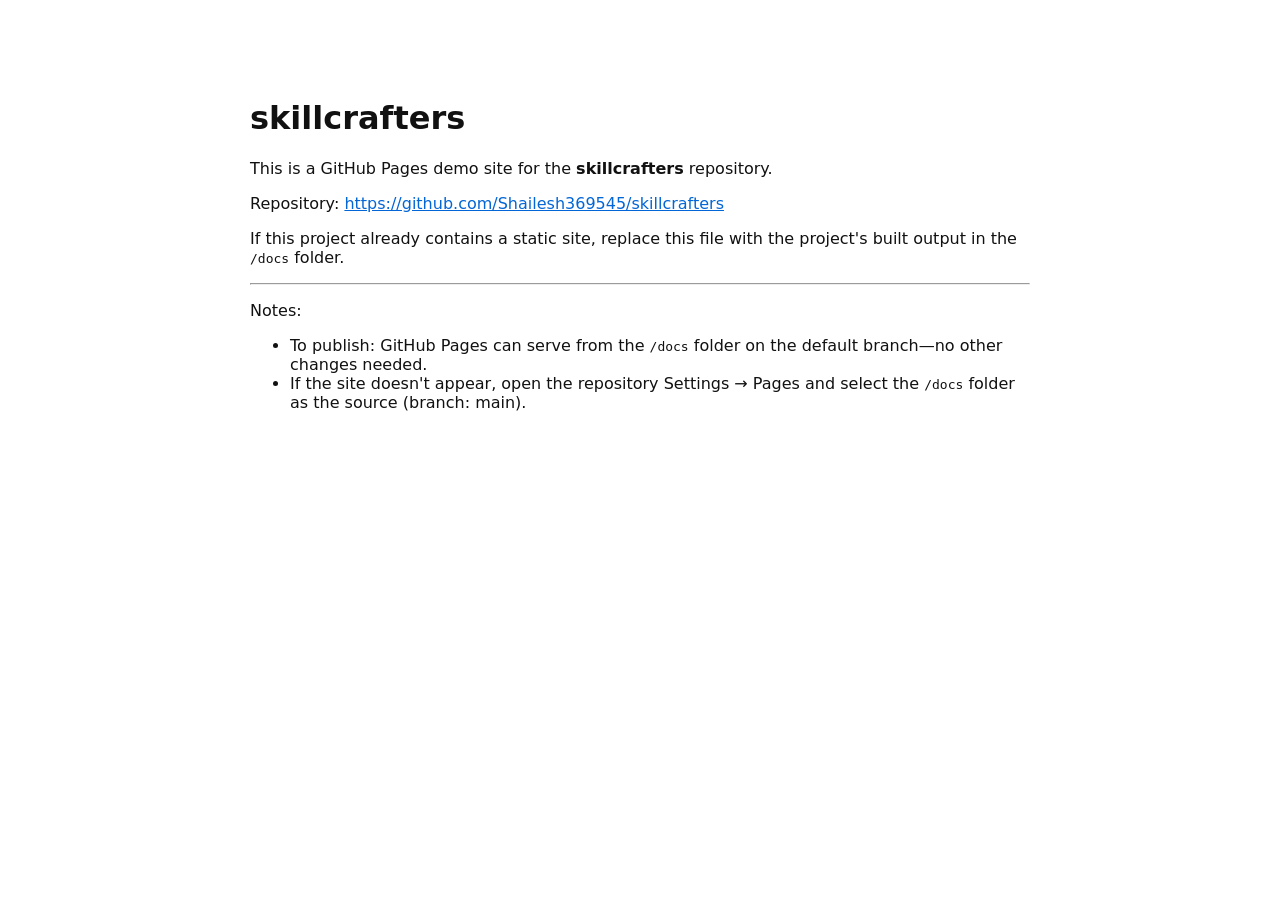
<file: docs/index.html>
<!doctype html>
<html lang="en">
<head>
  <meta charset="utf-8" />
  <meta name="viewport" content="width=device-width,initial-scale=1" />
  <title>skillcrafters — Project Demo</title>
  <style>body{font-family:system-ui,-apple-system,Segoe UI,Roboto,Helvetica,Arial;max-width:780px;margin:6vh auto;padding:24px;color:#111}a{color:#0366d6}</style>
</head>
<body>
  <h1>skillcrafters</h1>
  <p>This is a GitHub Pages demo site for the <strong>skillcrafters</strong> repository.</p>
  <p>Repository: <a href="https://github.com/Shailesh369545/skillcrafters">https://github.com/Shailesh369545/skillcrafters</a></p>
  <p>If this project already contains a static site, replace this file with the project's built output in the <code>/docs</code> folder.</p>
  <hr />
  <p>Notes:</p>
  <ul>
    <li>To publish: GitHub Pages can serve from the <code>/docs</code> folder on the default branch—no other changes needed.</li>
    <li>If the site doesn't appear, open the repository Settings → Pages and select the <code>/docs</code> folder as the source (branch: main).</li>
  </ul>
</body>
</html>
</file>
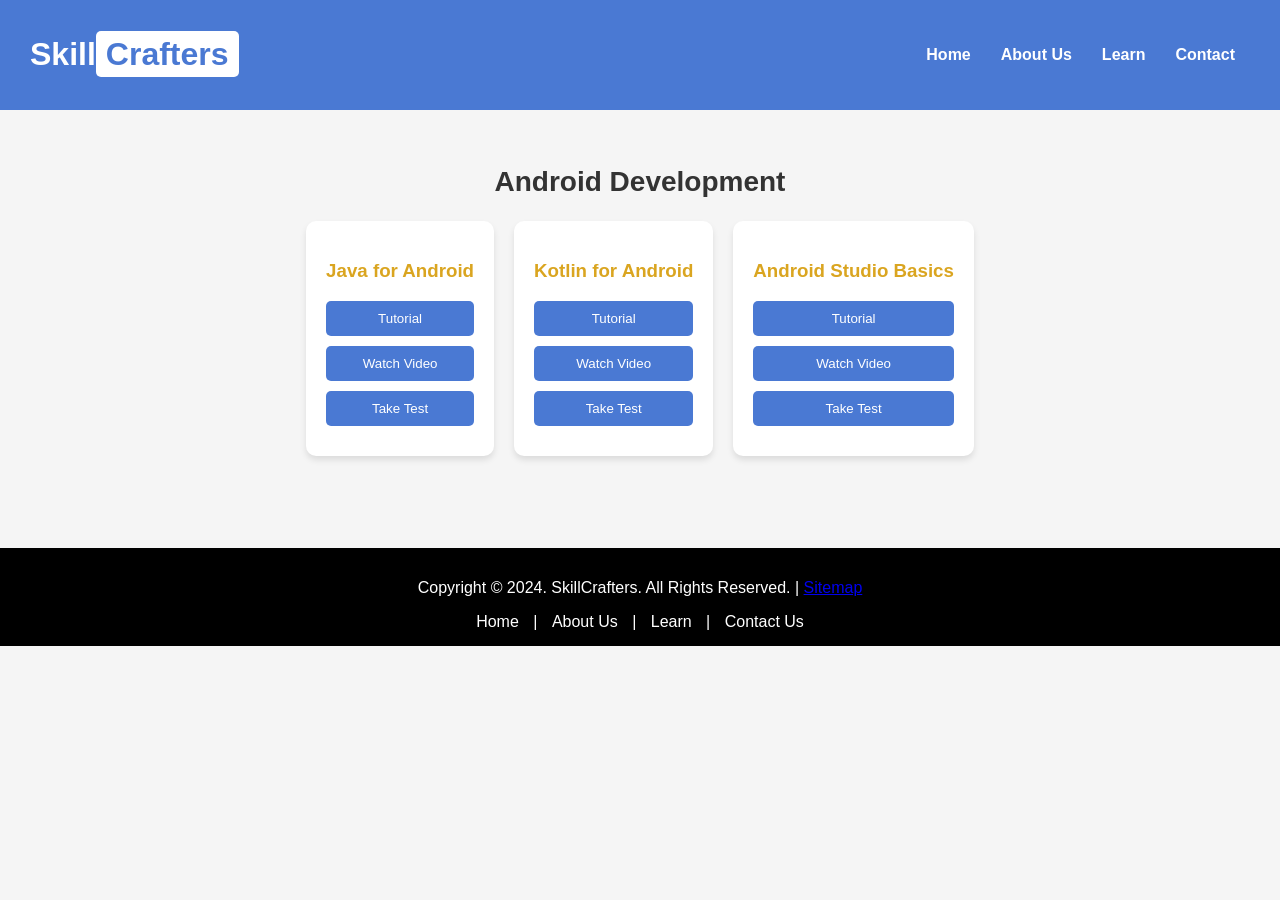
<file: skillcrafters/android.html>
<!DOCTYPE html>
<html lang="en">
<head>
    <meta charset="UTF-8">
    <meta name="viewport" content="width=device-width, initial-scale=1.0">
    <title>Android Development | SkillCrafters</title>
    <link rel="stylesheet" href="android.css">
</head>
<body>
    <header>
        <div class="navbar">
            <h1>Skill<span>Crafters</span></h1>
            <nav>
                <ul>
                    <li><a href="home.html">Home</a></li>
                    <li><a href="about.html">About Us</a></li>
                    <li><a href="course.html">Learn</a></li>
                    <li><a href="contact.html">Contact</a></li>
                </ul>
            </nav>
        </div>
    </header>
    
    <main><br><br>
        <h2>Android Development</h2>
        <div class="course-container">
            <div class="course-box">
                <h3>Java for Android</h3>
                <button>Tutorial</button>
                <button>Watch Video</button>
                <button>Take Test</button>
            </div>
            <div class="course-box">
                <h3>Kotlin for Android</h3>
                <button>Tutorial</button>
                <button>Watch Video</button>
                <button>Take Test</button>
            </div>
            <div class="course-box">
                <h3>Android Studio Basics</h3>
                <button>Tutorial</button>
                <button>Watch Video</button>
                <button>Take Test</button>
            </div>
        </div>
    </main><br><br><br><br>
    <footer>
        <p>Copyright &copy; 2024. SkillCrafters. All Rights Reserved. | <a href="#">Sitemap</a></p>
        <nav>
            <a href="home.html">Home</a> | <a href="about.html">About Us</a> | <a href="course.html">Learn</a> | <a href="contact.html">Contact Us</a>
        </nav>
    </footer>
</body>
</html>
</file>
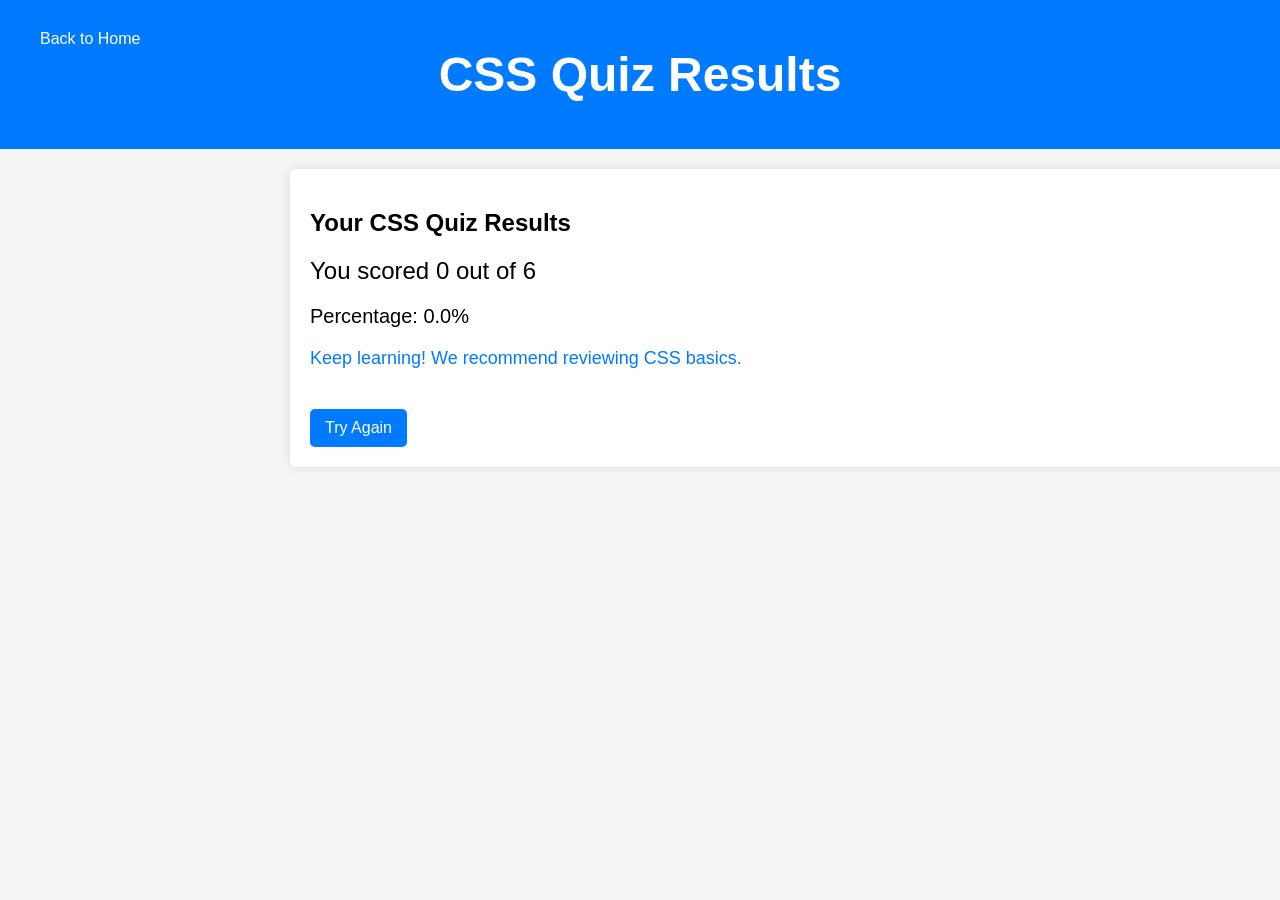
<file: skillcrafters/css_quiz_result.html>
<!DOCTYPE html>
<html lang="en">
<head>
    <meta charset="UTF-8">
    <meta name="viewport" content="width=device-width, initial-scale=1.0">
    <title>CSS Quiz Results - SkillCrafters</title>
    <link rel="stylesheet" href="quiz_style.css">
    <style>
        .home-button {
            position: absolute;
            top: 20px;
            left: 20px;
            padding: 10px 20px;
            background-color: #007bff;
            color: white;
            text-decoration: none;
            border-radius: 5px;
        }
        .home-button:hover {
            background-color: #0056b3;
        }
    </style>
    <script>
        window.onload = function() {
            const params = new URLSearchParams(window.location.search);
            let score = 0;
            const totalQuestions = 6;
            const correctAnswers = {
                q1: 'c', // Cascading Style Sheets
                q2: 'c', // background-color
                q3: 'a', // font-size
                q4: 'b', // font-family
                q5: 'b', // #demo
                q6: 'b'  // padding
            };

            // Calculate score
            for (let question in correctAnswers) {
                if (params.get(question) === correctAnswers[question]) {
                    score++;
                }
            }

            // Display results
            document.getElementById('score').textContent = score;
            document.getElementById('total').textContent = totalQuestions;
            
            // Calculate percentage
            const percentage = (score / totalQuestions) * 100;
            document.getElementById('percentage').textContent = percentage.toFixed(1);
            
            // Set feedback message
            let feedback = '';
            if (percentage >= 80) {
                feedback = 'Excellent! You have a great understanding of CSS!';
            } else if (percentage >= 60) {
                feedback = 'Good job! Keep practicing to improve your CSS knowledge.';
            } else {
                feedback = 'Keep learning! We recommend reviewing CSS basics.';
            }
            document.getElementById('feedback').textContent = feedback;
        };
    </script>
</head>
<body>
    <a href="home.html" class="home-button">Back to Home</a>
    <header>
        <h1>CSS Quiz Results</h1>
    </header>

    <main class="content">
        <div style="background: white; padding: 20px; border-radius: 5px; box-shadow: 0 0 10px rgba(0, 0, 0, 0.1);">
            <h2>Your CSS Quiz Results</h2>
            <p style="font-size: 24px; margin: 20px 0;">
                You scored <span id="score">0</span> out of <span id="total">6</span>
            </p>
            <p style="font-size: 20px; margin: 20px 0;">
                Percentage: <span id="percentage">0</span>%
            </p>
            <p id="feedback" style="font-size: 18px; margin: 20px 0; color: #007bff;"></p>
            
            <button onclick="window.location.href='quiz_css.html'" style="margin-top: 20px;">
                Try Again
            </button>
        </div>
    </main>
</body>
</html>
</file>
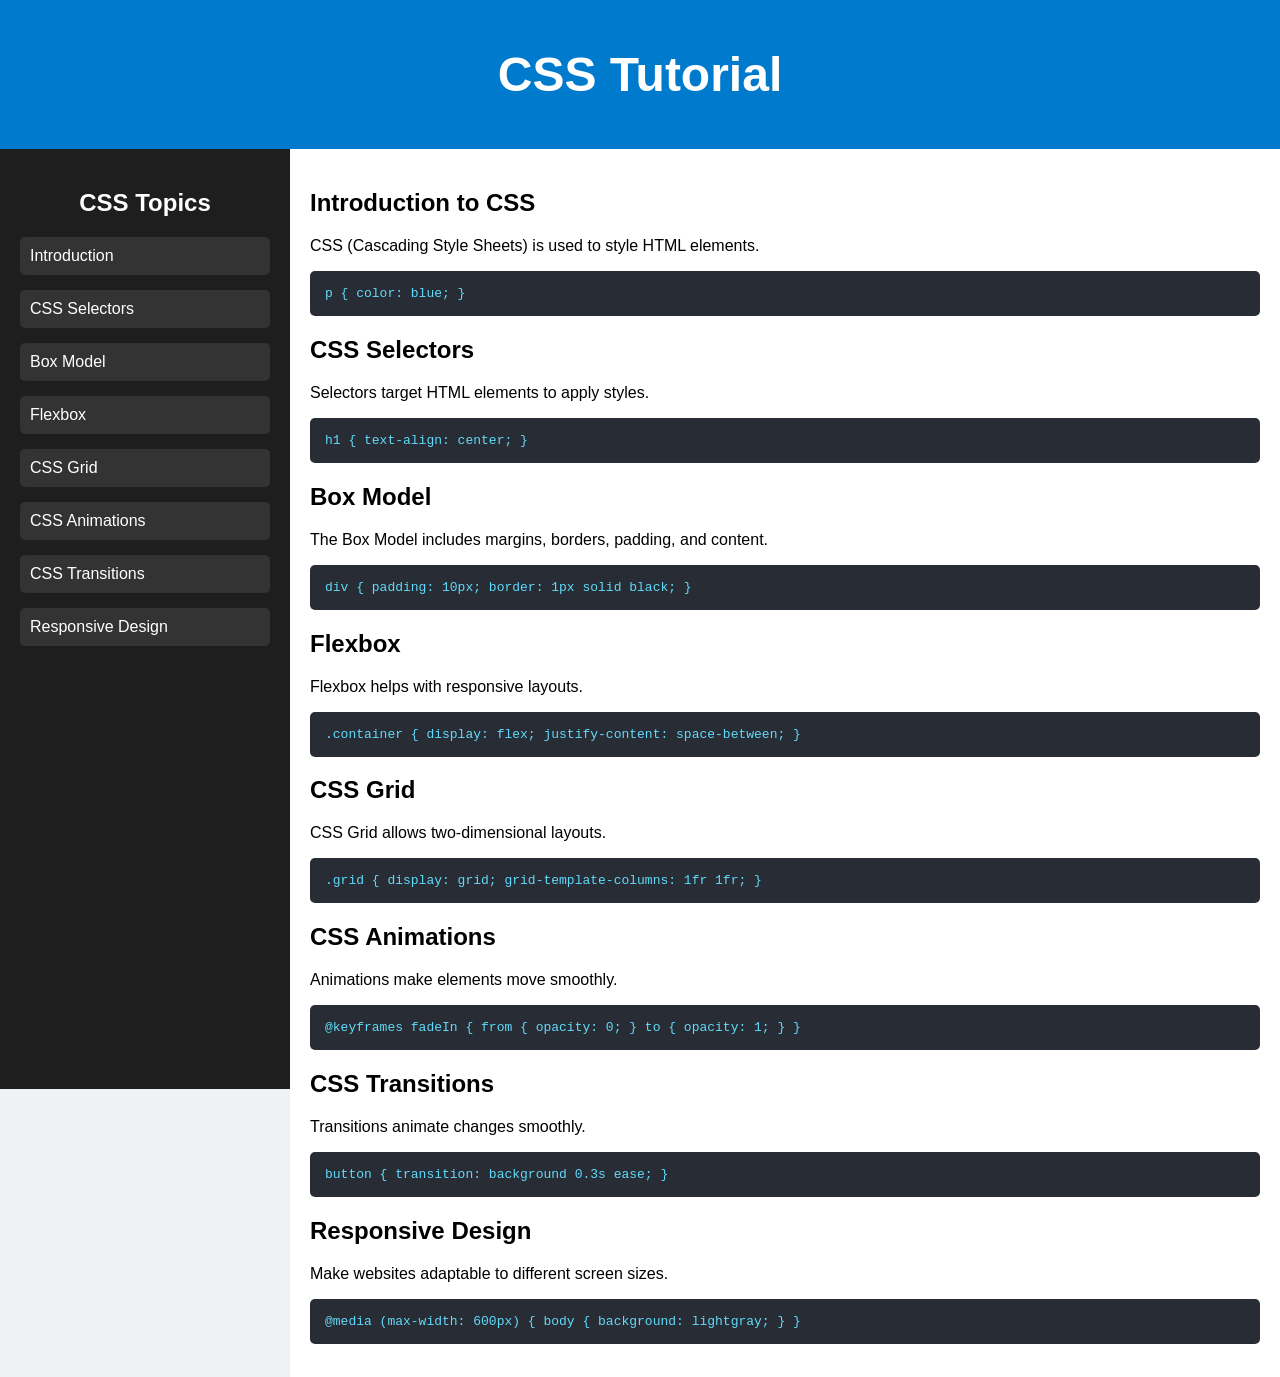
<file: skillcrafters/css_tutorial.html>
<!DOCTYPE html>
<html lang="en">
<head>
    <meta charset="UTF-8">
    <meta name="viewport" content="width=device-width, initial-scale=1.0">
    <title>CSS Tutorial</title>
    <link rel="stylesheet" href="css_style.css">
</head>
<body>
    <header>
        <h1>CSS Tutorial</h1>
    </header>
    
    <div class="container">
        <!-- Sidebar -->
        <nav class="sidebar">
            <h2>CSS Topics</h2>
            <ul>
                <li><a href="#introduction">Introduction</a></li>
                <li><a href="#selectors">CSS Selectors</a></li>
                <li><a href="#box-model">Box Model</a></li>
                <li><a href="#flexbox">Flexbox</a></li>
                <li><a href="#grid">CSS Grid</a></li>
                <li><a href="#animations">CSS Animations</a></li>
                <li><a href="#transitions">CSS Transitions</a></li>
                <li><a href="#responsive">Responsive Design</a></li>
            </ul>
        </nav>
        
        <!-- Main Content -->
        <main class="content">
            <section id="introduction">
                <h2>Introduction to CSS</h2>
                <p>CSS (Cascading Style Sheets) is used to style HTML elements.</p>
                <pre><code>p { color: blue; }</code></pre>
            </section>

            <section id="selectors">
                <h2>CSS Selectors</h2>
                <p>Selectors target HTML elements to apply styles.</p>
                <pre><code>h1 { text-align: center; }</code></pre>
            </section>

            <section id="box-model">
                <h2>Box Model</h2>
                <p>The Box Model includes margins, borders, padding, and content.</p>
                <pre><code>div { padding: 10px; border: 1px solid black; }</code></pre>
            </section>

            <section id="flexbox">
                <h2>Flexbox</h2>
                <p>Flexbox helps with responsive layouts.</p>
                <pre><code>.container { display: flex; justify-content: space-between; }</code></pre>
            </section>

            <section id="grid">
                <h2>CSS Grid</h2>
                <p>CSS Grid allows two-dimensional layouts.</p>
                <pre><code>.grid { display: grid; grid-template-columns: 1fr 1fr; }</code></pre>
            </section>

            <section id="animations">
                <h2>CSS Animations</h2>
                <p>Animations make elements move smoothly.</p>
                <pre><code>@keyframes fadeIn { from { opacity: 0; } to { opacity: 1; } }</code></pre>
            </section>

            <section id="transitions">
                <h2>CSS Transitions</h2>
                <p>Transitions animate changes smoothly.</p>
                <pre><code>button { transition: background 0.3s ease; }</code></pre>
            </section>

            <section id="responsive">
                <h2>Responsive Design</h2>
                <p>Make websites adaptable to different screen sizes.</p>
                <pre><code>@media (max-width: 600px) { body { background: lightgray; } }</code></pre>
            </section>
        </main>
    </div>
</body>
</html>
</file>
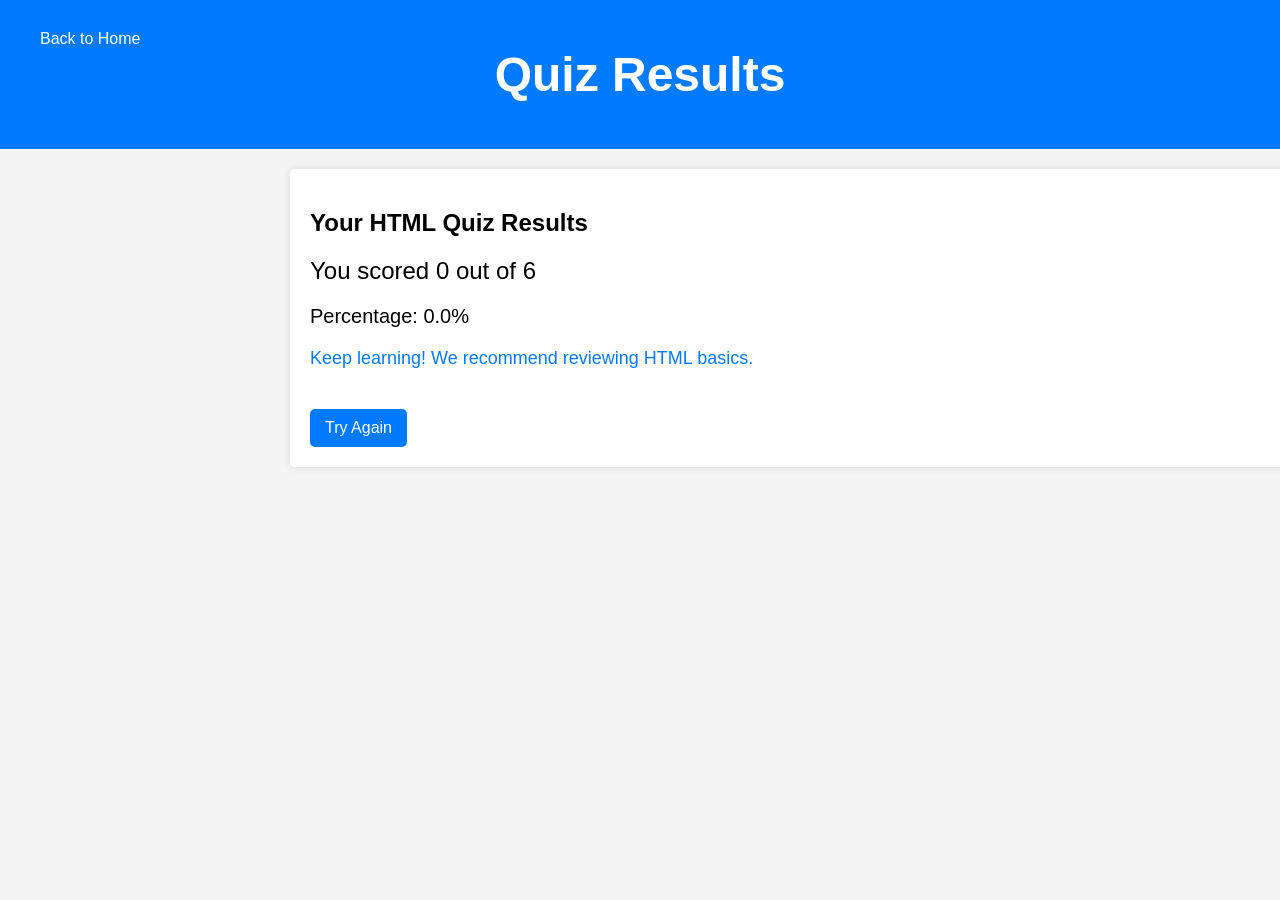
<file: skillcrafters/html_quiz_result.html>
<!DOCTYPE html>
<html lang="en">
<head>
    <meta charset="UTF-8">
    <meta name="viewport" content="width=device-width, initial-scale=1.0">
    <title>HTML Quiz Results - SkillCrafters</title>
    <link rel="stylesheet" href="quiz_style.css">
    <style>
        .home-button {
            position: absolute;
            top: 20px;
            left: 20px;
            padding: 10px 20px;
            background-color: #007bff;
            color: white;
            text-decoration: none;
            border-radius: 5px;
        }
        .home-button:hover {
            background-color: #0056b3;
        }
    </style>
    <script>
        window.onload = function() {
            const params = new URLSearchParams(window.location.search);
            let score = 0;
            const totalQuestions = 6;
            const correctAnswers = {
                q1: 'b', // HyperText Markup Language
                q2: 'c', // <h1>
                q3: 'a', // <a>
                q4: 'b', // <img>
                q5: 'b', // <ul>
                q6: 'b'  // style
            };

            // Calculate score
            for (let question in correctAnswers) {
                if (params.get(question) === correctAnswers[question]) {
                    score++;
                }
            }

            // Display results
            document.getElementById('score').textContent = score;
            document.getElementById('total').textContent = totalQuestions;
            
            // Calculate percentage
            const percentage = (score / totalQuestions) * 100;
            document.getElementById('percentage').textContent = percentage.toFixed(1);
            
            // Set feedback message
            let feedback = '';
            if (percentage >= 80) {
                feedback = 'Excellent! You have a great understanding of HTML!';
            } else if (percentage >= 60) {
                feedback = 'Good job! Keep practicing to improve your HTML knowledge.';
            } else {
                feedback = 'Keep learning! We recommend reviewing HTML basics.';
            }
            document.getElementById('feedback').textContent = feedback;
        };
    </script>
</head>
<body>
    <a href="home.html" class="home-button">Back to Home</a>
    <header>
        <h1>Quiz Results</h1>
    </header>

    <main class="content">
        <div style="background: white; padding: 20px; border-radius: 5px; box-shadow: 0 0 10px rgba(0, 0, 0, 0.1);">
            <h2>Your HTML Quiz Results</h2>
            <p style="font-size: 24px; margin: 20px 0;">
                You scored <span id="score">0</span> out of <span id="total">6</span>
            </p>
            <p style="font-size: 20px; margin: 20px 0;">
                Percentage: <span id="percentage">0</span>%
            </p>
            <p id="feedback" style="font-size: 18px; margin: 20px 0; color: #007bff;"></p>
            
            <button onclick="window.location.href='quiz.html'" style="margin-top: 20px;">
                Try Again
            </button>
        </div>
    </main>
</body>
</html>
</file>
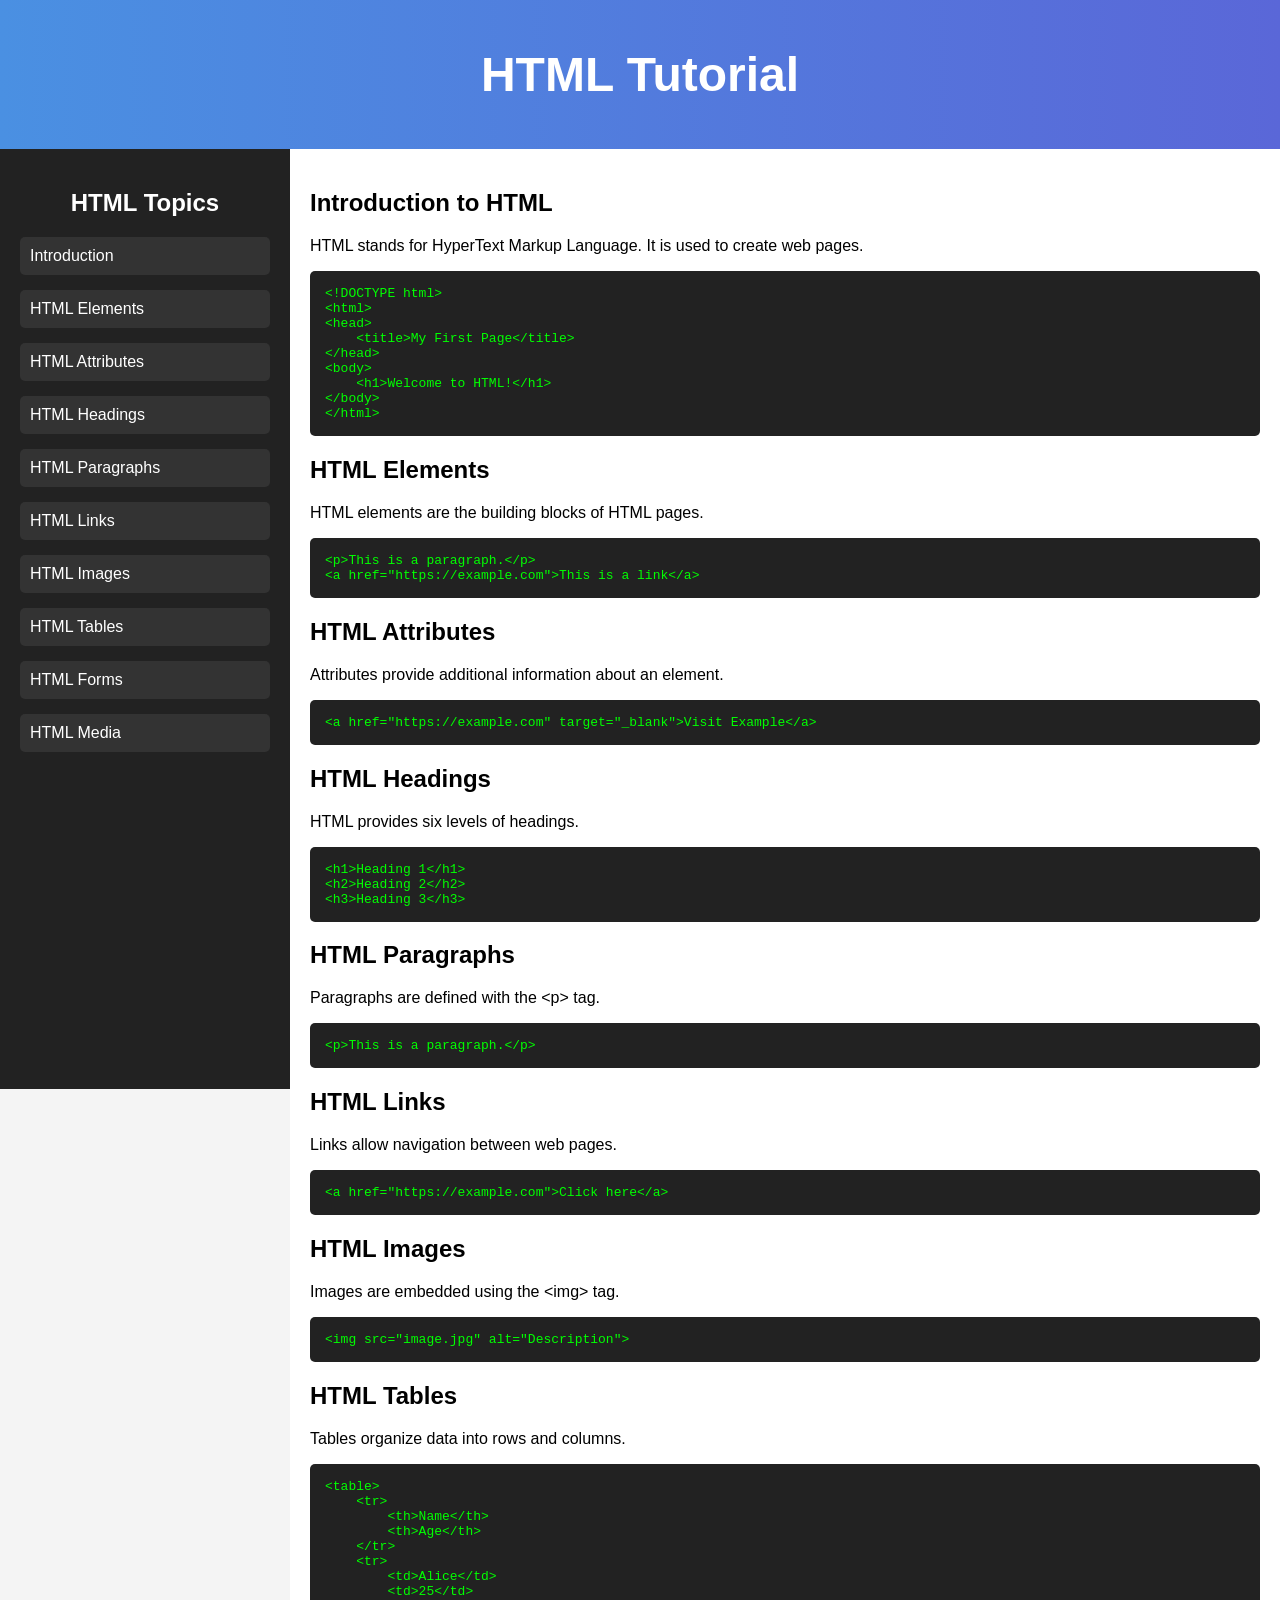
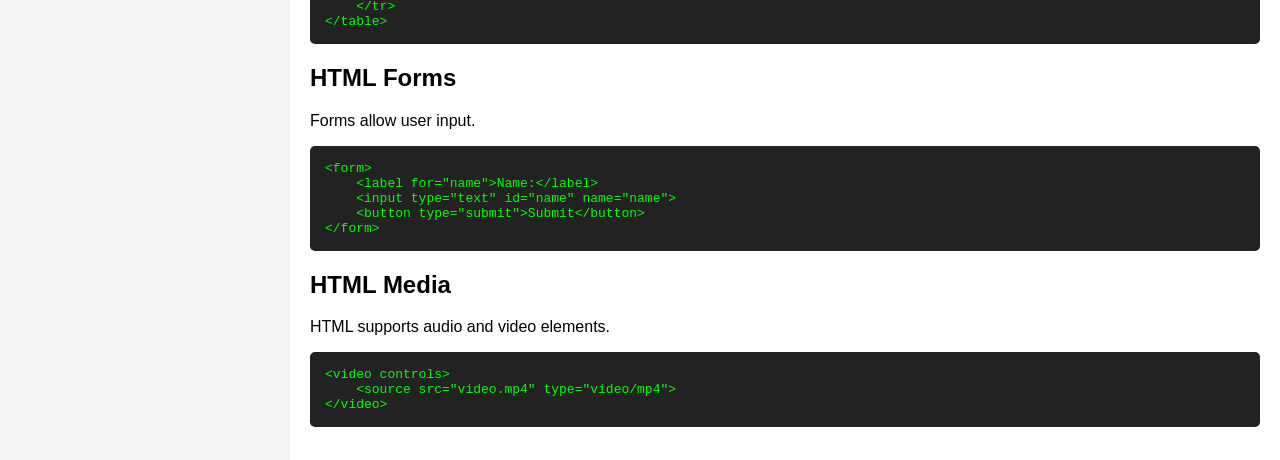
<file: skillcrafters/html_tutorial.html>
<!DOCTYPE html>
<html lang="en">
<head>
    <meta charset="UTF-8">
    <meta name="viewport" content="width=device-width, initial-scale=1.0">
    <title>HTML Tutorial</title>
    <link rel="stylesheet" href="html_style.css">
</head>
<body>
    <header>
        <h1>HTML Tutorial</h1>
    </header>
    
    <div class="container">
        <nav class="sidebar">
            <h2>HTML Topics</h2>
            <ul>
                <li><a href="#introduction">Introduction</a></li>
                <li><a href="#elements">HTML Elements</a></li>
                <li><a href="#attributes">HTML Attributes</a></li>
                <li><a href="#headings">HTML Headings</a></li>
                <li><a href="#paragraphs">HTML Paragraphs</a></li>
                <li><a href="#links">HTML Links</a></li>
                <li><a href="#images">HTML Images</a></li>
                <li><a href="#tables">HTML Tables</a></li>
                <li><a href="#forms">HTML Forms</a></li>
                <li><a href="#media">HTML Media</a></li>
            </ul>
        </nav>
        
        <main class="content">
            <section id="introduction">
                <h2>Introduction to HTML</h2>
                <p>HTML stands for HyperText Markup Language. It is used to create web pages.</p>
                <pre><code>&lt;!DOCTYPE html&gt;
&lt;html&gt;
&lt;head&gt;
    &lt;title&gt;My First Page&lt;/title&gt;
&lt;/head&gt;
&lt;body&gt;
    &lt;h1&gt;Welcome to HTML!&lt;/h1&gt;
&lt;/body&gt;
&lt;/html&gt;</code></pre>
            </section>
            
            <section id="elements">
                <h2>HTML Elements</h2>
                <p>HTML elements are the building blocks of HTML pages.</p>
                <pre><code>&lt;p&gt;This is a paragraph.&lt;/p&gt;
&lt;a href="https://example.com"&gt;This is a link&lt;/a&gt;</code></pre>
            </section>
            
            <section id="attributes">
                <h2>HTML Attributes</h2>
                <p>Attributes provide additional information about an element.</p>
                <pre><code>&lt;a href="https://example.com" target="_blank"&gt;Visit Example&lt;/a&gt;</code></pre>
            </section>
            
            <section id="headings">
                <h2>HTML Headings</h2>
                <p>HTML provides six levels of headings.</p>
                <pre><code>&lt;h1&gt;Heading 1&lt;/h1&gt;
&lt;h2&gt;Heading 2&lt;/h2&gt;
&lt;h3&gt;Heading 3&lt;/h3&gt;</code></pre>
            </section>
            
            <section id="paragraphs">
                <h2>HTML Paragraphs</h2>
                <p>Paragraphs are defined with the &lt;p&gt; tag.</p>
                <pre><code>&lt;p&gt;This is a paragraph.&lt;/p&gt;</code></pre>
            </section>
            
            <section id="links">
                <h2>HTML Links</h2>
                <p>Links allow navigation between web pages.</p>
                <pre><code>&lt;a href="https://example.com"&gt;Click here&lt;/a&gt;</code></pre>
            </section>
            
            <section id="images">
                <h2>HTML Images</h2>
                <p>Images are embedded using the &lt;img&gt; tag.</p>
                <pre><code>&lt;img src="image.jpg" alt="Description"&gt;</code></pre>
            </section>
            
            <section id="tables">
                <h2>HTML Tables</h2>
                <p>Tables organize data into rows and columns.</p>
                <pre><code>&lt;table&gt;
    &lt;tr&gt;
        &lt;th&gt;Name&lt;/th&gt;
        &lt;th&gt;Age&lt;/th&gt;
    &lt;/tr&gt;
    &lt;tr&gt;
        &lt;td&gt;Alice&lt;/td&gt;
        &lt;td&gt;25&lt;/td&gt;
    &lt;/tr&gt;
&lt;/table&gt;</code></pre>
            </section>
            
            <section id="forms">
                <h2>HTML Forms</h2>
                <p>Forms allow user input.</p>
                <pre><code>&lt;form&gt;
    &lt;label for="name"&gt;Name:&lt;/label&gt;
    &lt;input type="text" id="name" name="name"&gt;
    &lt;button type="submit"&gt;Submit&lt;/button&gt;
&lt;/form&gt;</code></pre>
            </section>
            
            <section id="media">
                <h2>HTML Media</h2>
                <p>HTML supports audio and video elements.</p>
                <pre><code>&lt;video controls&gt;
    &lt;source src="video.mp4" type="video/mp4"&gt;
&lt;/video&gt;</code></pre>
            </section>
        </main>
    </div>
</body>
</html>
</file>
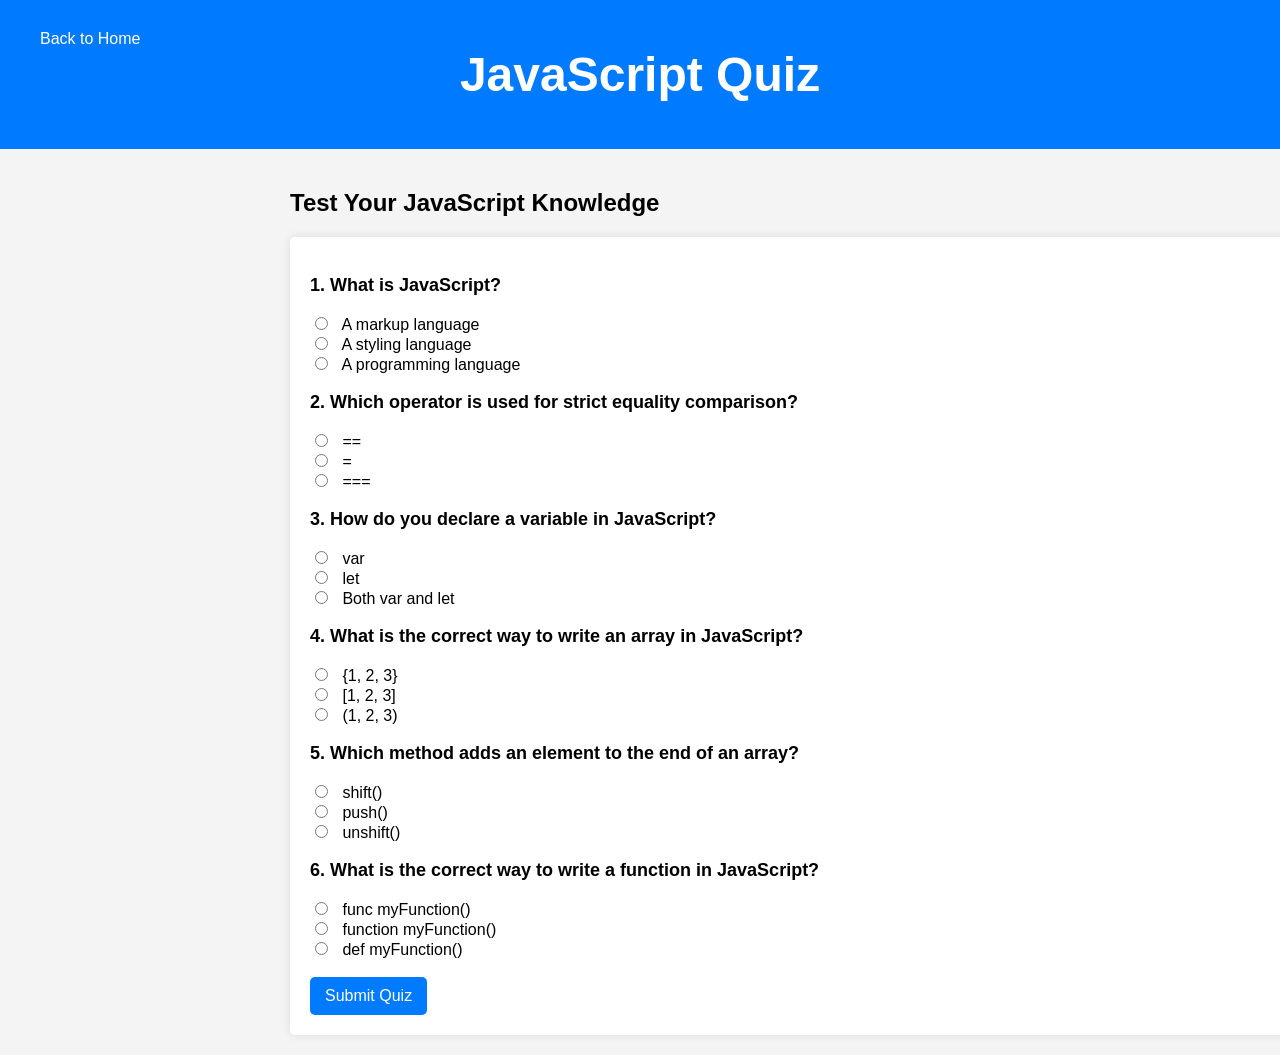
<file: skillcrafters/javascript_quiz.html>
<!DOCTYPE html>
<html lang="en">
<head>
    <meta charset="UTF-8">
    <meta name="viewport" content="width=device-width, initial-scale=1.0">
    <title>JavaScript Quiz - SkillCrafters</title>
    <link rel="stylesheet" href="quiz_style.css">
    <style>
        .home-button {
            position: absolute;
            top: 20px;
            left: 20px;
            padding: 10px 20px;
            background-color: #007bff;
            color: white;
            text-decoration: none;
            border-radius: 5px;
        }
        .home-button:hover {
            background-color: #0056b3;
        }
    </style>
</head>
<body>
    <a href="home.html" class="home-button">Back to Home</a>
    <header>
        <h1>JavaScript Quiz</h1>
    </header>

    <main class="content">
        <h2>Test Your JavaScript Knowledge</h2>

        <form id="quizForm" action="javascript_quiz_result.html" method="GET">
            <p>1. What is JavaScript?</p>
            <input type="radio" name="q1" value="a" required> A markup language<br>
            <input type="radio" name="q1" value="b"> A styling language<br>
            <input type="radio" name="q1" value="c"> A programming language<br>

            <p>2. Which operator is used for strict equality comparison?</p>
            <input type="radio" name="q2" value="a" required> ==<br>
            <input type="radio" name="q2" value="b"> =<br>
            <input type="radio" name="q2" value="c"> ===<br>

            <p>3. How do you declare a variable in JavaScript?</p>
            <input type="radio" name="q3" value="a" required> var<br>
            <input type="radio" name="q3" value="b"> let<br>
            <input type="radio" name="q3" value="c"> Both var and let<br>

            <p>4. What is the correct way to write an array in JavaScript?</p>
            <input type="radio" name="q4" value="a" required> {1, 2, 3}<br>
            <input type="radio" name="q4" value="b"> [1, 2, 3]<br>
            <input type="radio" name="q4" value="c"> (1, 2, 3)<br>

            <p>5. Which method adds an element to the end of an array?</p>
            <input type="radio" name="q5" value="a" required> shift()<br>
            <input type="radio" name="q5" value="b"> push()<br>
            <input type="radio" name="q5" value="c"> unshift()<br>

            <p>6. What is the correct way to write a function in JavaScript?</p>
            <input type="radio" name="q6" value="a" required> func myFunction()<br>
            <input type="radio" name="q6" value="b"> function myFunction()<br>
            <input type="radio" name="q6" value="c"> def myFunction()<br>

            <br>
            <button type="submit">Submit Quiz</button>
        </form>
    </main>
</body>
</html>
</file>
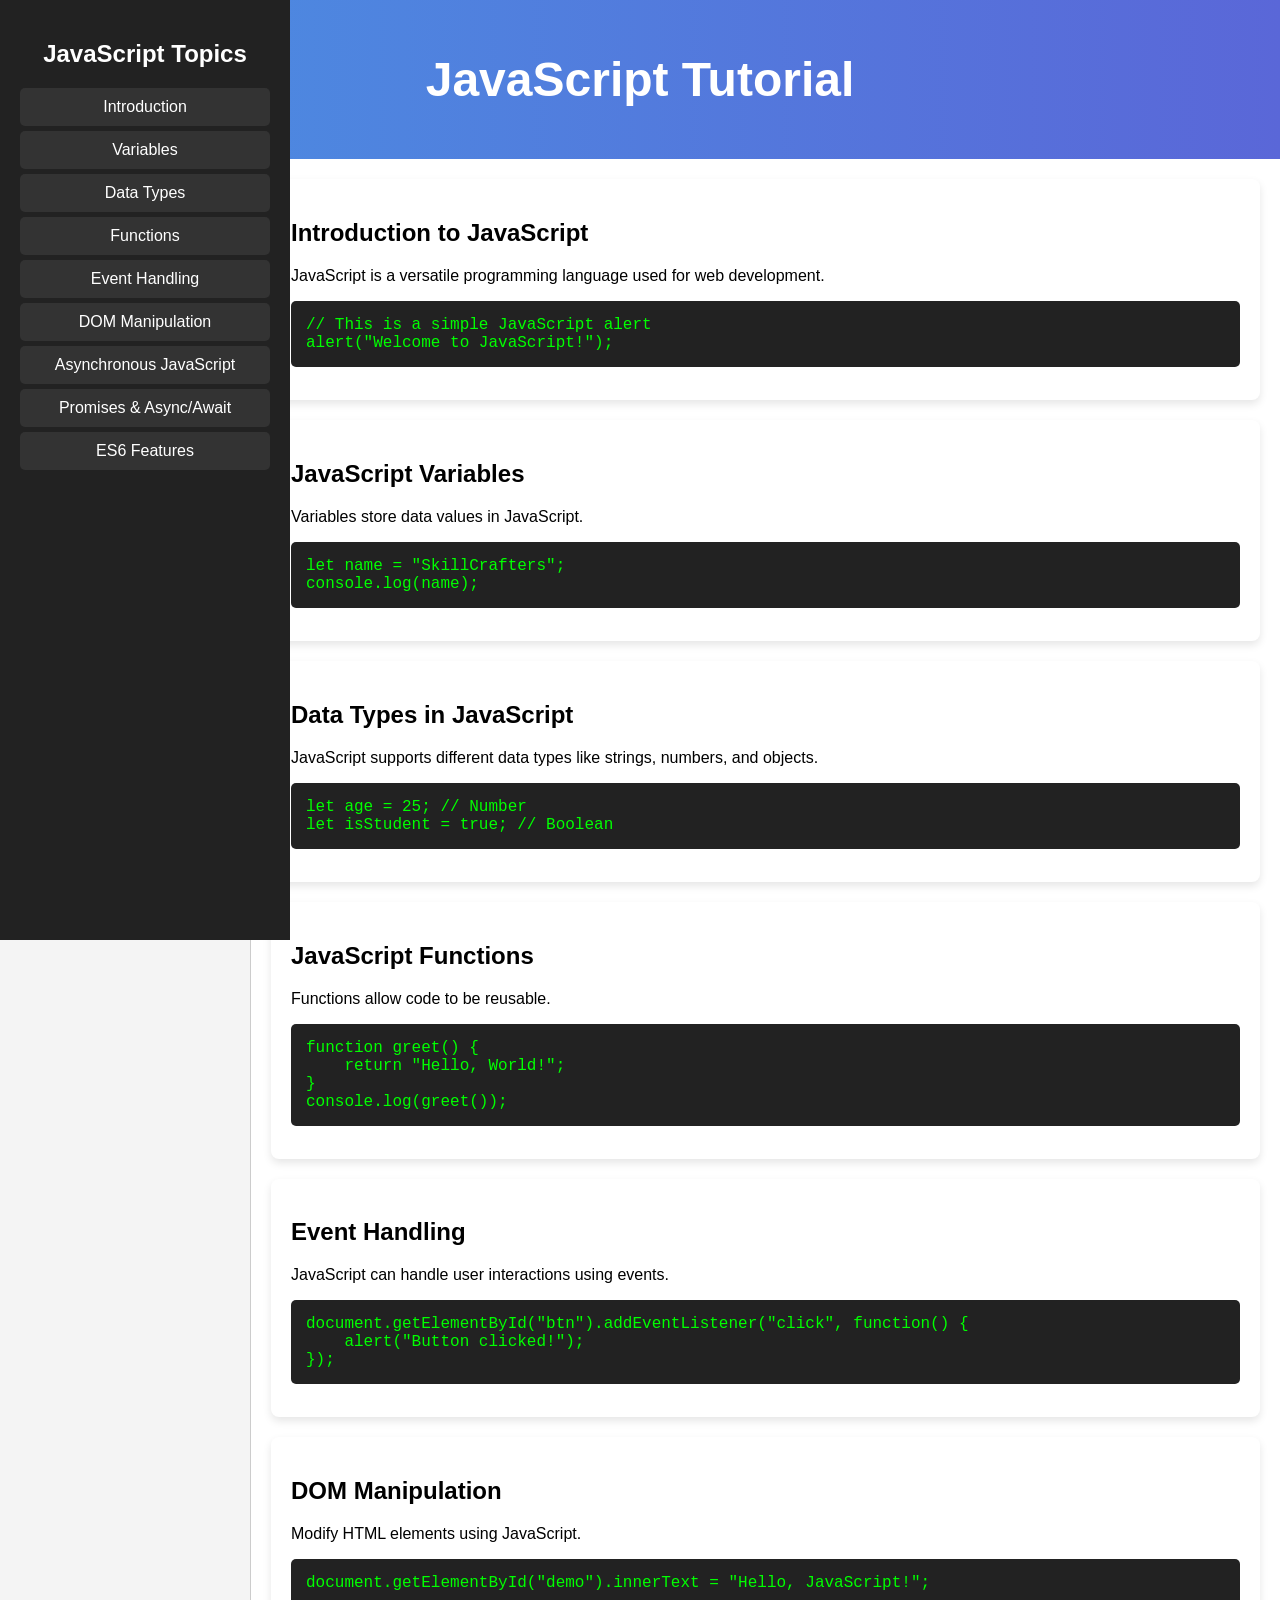
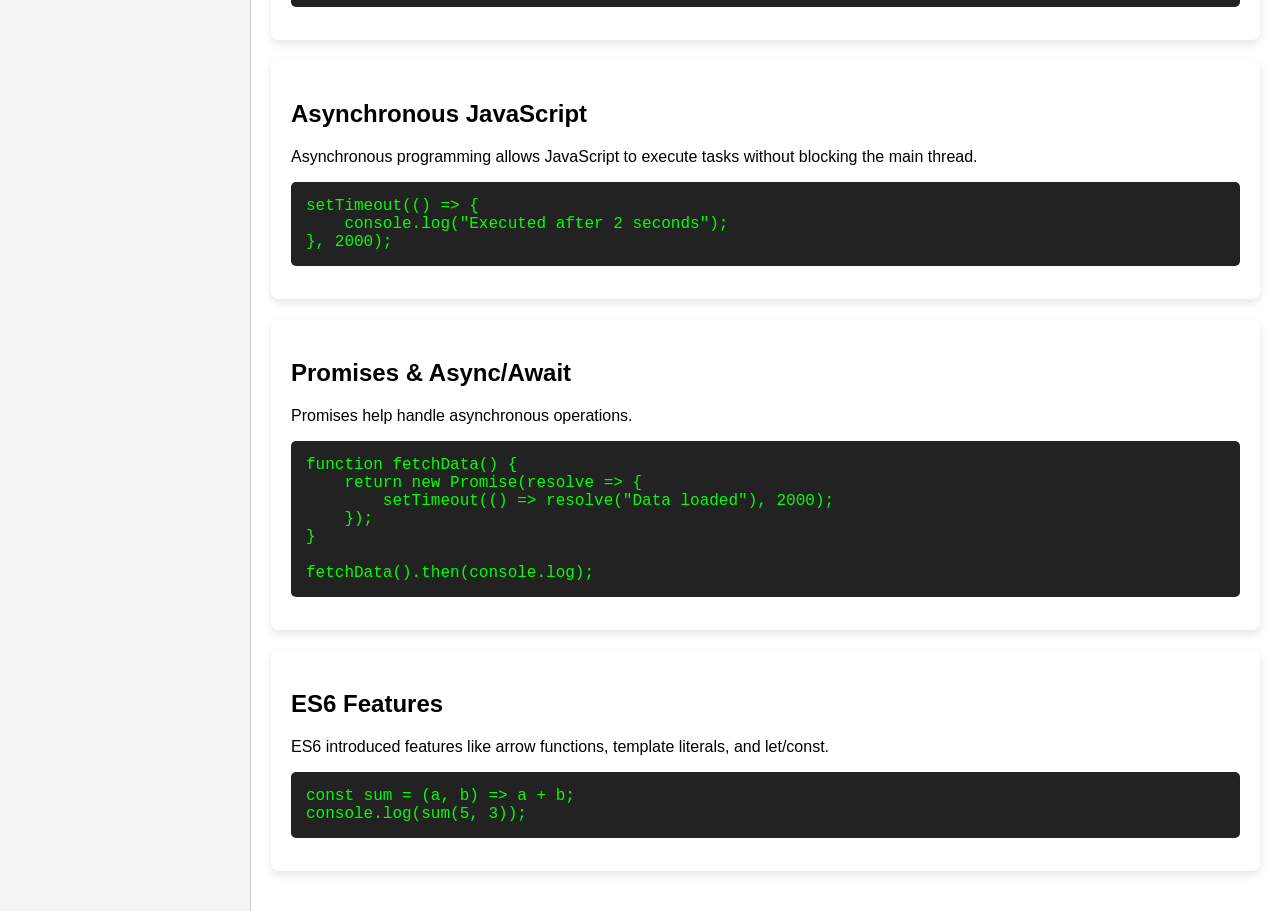
<file: skillcrafters/js_tutorial.html>
<!DOCTYPE html>
<html lang="en">
<head>
    <meta charset="UTF-8">
    <meta name="viewport" content="width=device-width, initial-scale=1.0">
    <title>JavaScript Tutorial - SkillCrafters</title>
    <link rel="stylesheet" href="javascript_style.css">
</head>
<body>
    <header>
        <h1>JavaScript Tutorial</h1>
    </header>

    <div class="container">
        <!-- Sidebar for JavaScript Topics -->
        <nav class="sidebar">
            <h2>JavaScript Topics</h2>
            <ul>
                <li><a href="#introduction">Introduction</a></li>
                <li><a href="#variables">Variables</a></li>
                <li><a href="#datatypes">Data Types</a></li>
                <li><a href="#functions">Functions</a></li>
                <li><a href="#events">Event Handling</a></li>
                <li><a href="#dom">DOM Manipulation</a></li>
                <li><a href="#async">Asynchronous JavaScript</a></li>
                <li><a href="#promises">Promises & Async/Await</a></li>
                <li><a href="#es6">ES6 Features</a></li>
            </ul>
        </nav>

        <!-- Main Content -->
        <main class="content">
            <section id="introduction">
                <h2>Introduction to JavaScript</h2>
                <p>JavaScript is a versatile programming language used for web development.</p>
                <pre><code>// This is a simple JavaScript alert
alert("Welcome to JavaScript!");</code></pre>
            </section>

            <section id="variables">
                <h2>JavaScript Variables</h2>
                <p>Variables store data values in JavaScript.</p>
                <pre><code>let name = "SkillCrafters"; 
console.log(name);</code></pre>
            </section>

            <section id="datatypes">
                <h2>Data Types in JavaScript</h2>
                <p>JavaScript supports different data types like strings, numbers, and objects.</p>
                <pre><code>let age = 25; // Number
let isStudent = true; // Boolean</code></pre>
            </section>

            <section id="functions">
                <h2>JavaScript Functions</h2>
                <p>Functions allow code to be reusable.</p>
                <pre><code>function greet() {
    return "Hello, World!";
}
console.log(greet());</code></pre>
            </section>

            <section id="events">
                <h2>Event Handling</h2>
                <p>JavaScript can handle user interactions using events.</p>
                <pre><code>document.getElementById("btn").addEventListener("click", function() {
    alert("Button clicked!");
});</code></pre>
            </section>

            <section id="dom">
                <h2>DOM Manipulation</h2>
                <p>Modify HTML elements using JavaScript.</p>
                <pre><code>document.getElementById("demo").innerText = "Hello, JavaScript!";</code></pre>
            </section>

            <section id="async">
                <h2>Asynchronous JavaScript</h2>
                <p>Asynchronous programming allows JavaScript to execute tasks without blocking the main thread.</p>
                <pre><code>setTimeout(() => {
    console.log("Executed after 2 seconds");
}, 2000);</code></pre>
            </section>

            <section id="promises">
                <h2>Promises & Async/Await</h2>
                <p>Promises help handle asynchronous operations.</p>
                <pre><code>function fetchData() {
    return new Promise(resolve => {
        setTimeout(() => resolve("Data loaded"), 2000);
    });
}

fetchData().then(console.log);</code></pre>
            </section>

            <section id="es6">
                <h2>ES6 Features</h2>
                <p>ES6 introduced features like arrow functions, template literals, and let/const.</p>
                <pre><code>const sum = (a, b) => a + b;
console.log(sum(5, 3));</code></pre>
            </section>
        </main>
    </div>

    <script>
        // Smooth scrolling for sidebar navigation
        document.querySelectorAll('.sidebar a').forEach(anchor => {
            anchor.addEventListener('click', function(e) {
                e.preventDefault();
                document.querySelector(this.getAttribute('href')).scrollIntoView({
                    behavior: 'smooth'
                });
            });
        });
    </script>
</body>
</html>
</file>
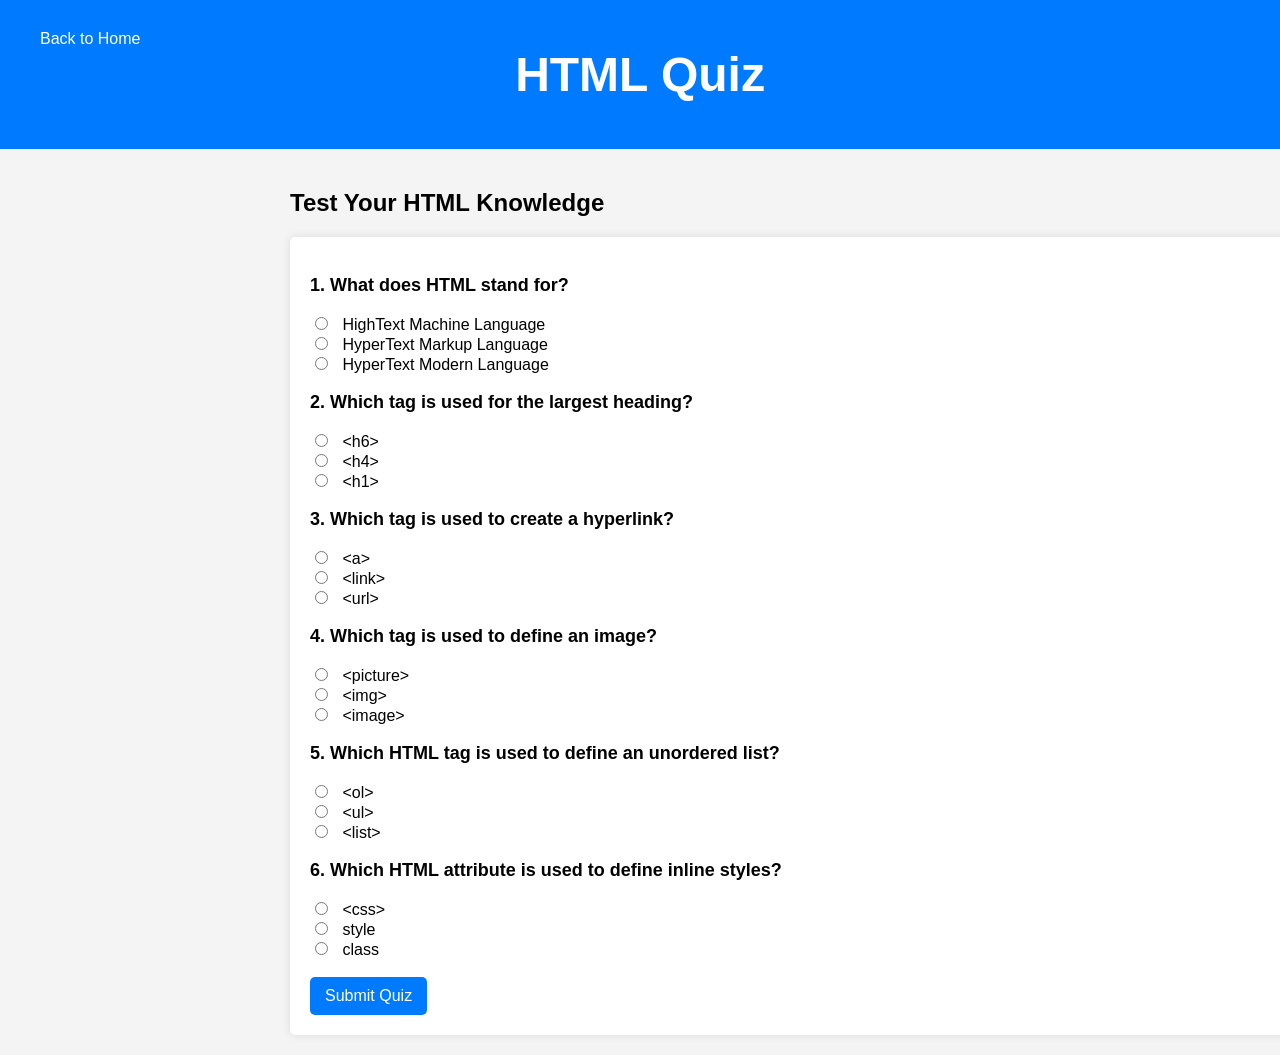
<file: skillcrafters/quiz.html>
<!DOCTYPE html>
<html lang="en">
<head>
    <meta charset="UTF-8">
    <meta name="viewport" content="width=device-width, initial-scale=1.0">
    <title>HTML Quiz - SkillCrafters</title>
    <link rel="stylesheet" href="quiz_style.css">
    <style>
        .home-button {
            position: absolute;
            top: 20px;
            left: 20px;
            padding: 10px 20px;
            background-color: #007bff;
            color: white;
            text-decoration: none;
            border-radius: 5px;
        }
        .home-button:hover {
            background-color: #0056b3;
        }
    </style>
</head>
<body>
    <a href="home.html" class="home-button">Back to Home</a>
    <header>
        <h1>HTML Quiz</h1>
    </header>

    <main class="content">
        <h2>Test Your HTML Knowledge</h2>

        <form id="quizForm" action="html_quiz_result.html" method="GET">
            <p>1. What does HTML stand for?</p>
            <input type="radio" name="q1" value="a" required> HighText Machine Language<br>
            <input type="radio" name="q1" value="b"> HyperText Markup Language<br>
            <input type="radio" name="q1" value="c"> HyperText Modern Language<br>

            <p>2. Which tag is used for the largest heading?</p>
            <input type="radio" name="q2" value="a" required> &lt;h6&gt;<br>
            <input type="radio" name="q2" value="b"> &lt;h4&gt;<br>
            <input type="radio" name="q2" value="c"> &lt;h1&gt;<br>

            <p>3. Which tag is used to create a hyperlink?</p>
            <input type="radio" name="q3" value="a" required> &lt;a&gt;<br>
            <input type="radio" name="q3" value="b"> &lt;link&gt;<br>
            <input type="radio" name="q3" value="c"> &lt;url&gt;<br>

            <p>4. Which tag is used to define an image?</p>
            <input type="radio" name="q4" value="a" required> &lt;picture&gt;<br>
            <input type="radio" name="q4" value="b"> &lt;img&gt;<br>
            <input type="radio" name="q4" value="c"> &lt;image&gt;<br>

            <p>5. Which HTML tag is used to define an unordered list?</p>
            <input type="radio" name="q5" value="a" required> &lt;ol&gt;<br>
            <input type="radio" name="q5" value="b"> &lt;ul&gt;<br>
            <input type="radio" name="q5" value="c"> &lt;list&gt;<br>

            <p>6. Which HTML attribute is used to define inline styles?</p>
            <input type="radio" name="q6" value="a" required> &lt;css&gt;<br>
            <input type="radio" name="q6" value="b"> style<br>
            <input type="radio" name="q6" value="c"> class<br>

            <br>
            <button type="submit">Submit Quiz</button>
        </form>
    </main>
</body>
</html>
</file>
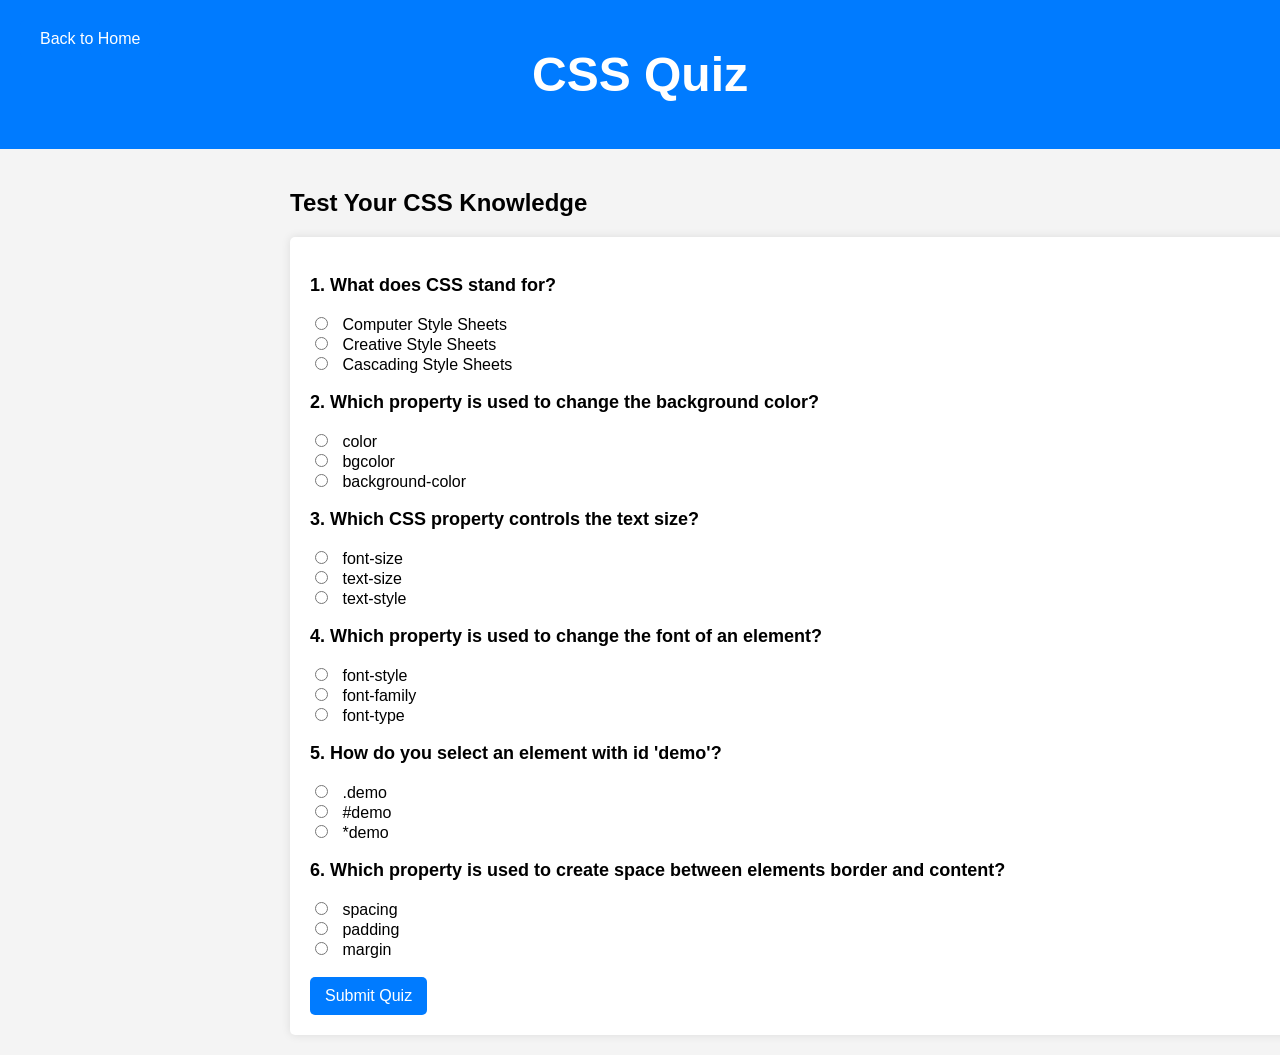
<file: skillcrafters/quiz_css.html>
<!DOCTYPE html>
<html lang="en">
<head>
    <meta charset="UTF-8">
    <meta name="viewport" content="width=device-width, initial-scale=1.0">
    <title>CSS Quiz - SkillCrafters</title>
    <link rel="stylesheet" href="quiz_style.css">
    <style>
        .home-button {
            position: absolute;
            top: 20px;
            left: 20px;
            padding: 10px 20px;
            background-color: #007bff;
            color: white;
            text-decoration: none;
            border-radius: 5px;
        }
        .home-button:hover {
            background-color: #0056b3;
        }
    </style>
</head>
<body>
    <a href="home.html" class="home-button">Back to Home</a>
    <header>
        <h1>CSS Quiz</h1>
    </header>

    <main class="content">
        <h2>Test Your CSS Knowledge</h2>

        <form id="quizForm" action="css_quiz_result.html" method="GET">
            <p>1. What does CSS stand for?</p>
            <input type="radio" name="q1" value="a" required> Computer Style Sheets<br>
            <input type="radio" name="q1" value="b"> Creative Style Sheets<br>
            <input type="radio" name="q1" value="c"> Cascading Style Sheets<br>

            <p>2. Which property is used to change the background color?</p>
            <input type="radio" name="q2" value="a" required> color<br>
            <input type="radio" name="q2" value="b"> bgcolor<br>
            <input type="radio" name="q2" value="c"> background-color<br>

            <p>3. Which CSS property controls the text size?</p>
            <input type="radio" name="q3" value="a" required> font-size<br>
            <input type="radio" name="q3" value="b"> text-size<br>
            <input type="radio" name="q3" value="c"> text-style<br>

            <p>4. Which property is used to change the font of an element?</p>
            <input type="radio" name="q4" value="a" required> font-style<br>
            <input type="radio" name="q4" value="b"> font-family<br>
            <input type="radio" name="q4" value="c"> font-type<br>

            <p>5. How do you select an element with id 'demo'?</p>
            <input type="radio" name="q5" value="a" required> .demo<br>
            <input type="radio" name="q5" value="b"> #demo<br>
            <input type="radio" name="q5" value="c"> *demo<br>

            <p>6. Which property is used to create space between elements border and content?</p>
            <input type="radio" name="q6" value="a" required> spacing<br>
            <input type="radio" name="q6" value="b"> padding<br>
            <input type="radio" name="q6" value="c"> margin<br>

            <br>
            <button type="submit">Submit Quiz</button>
        </form>
    </main>
</body>
</html>
</file>
<file: skillcrafters/android.css>
/* android.css */

body {
    font-family: Arial, sans-serif;
    margin: 0;
    padding: 0;
    background-color: #f5f5f5;
    text-align: center;
}

.navbar {
    display: flex;
    justify-content: space-between;
    align-items: center;
    background-color: #4A79D3;
    padding: 15px 30px;
    color: white;
}

.navbar h1 span {
    background-color: white;
    color: #4A79D3;
    padding: 5px 10px;
    border-radius: 5px;
}

.navbar ul {
    list-style: none;
    display: flex;
    padding: 0;
}

.navbar ul li {
    margin: 0 15px;
}

.navbar ul li a {
    color: white;
    text-decoration: none;
    font-weight: bold;
}

h2 {
    margin-top: 20px;
    font-size: 28px;
    color: #333;
}

.course-container {
    display: flex;
    justify-content: center;
    gap: 20px;
    margin-top: 20px;
}

.course-box {
    background: white;
    padding: 20px;
    border-radius: 10px;
    box-shadow: 0px 4px 6px rgba(0, 0, 0, 0.1);
    text-align: center;
}

.course-box h3 {
    color: #DAA520;
}

button {
    display: block;
    width: 100%;
    background-color: #4A79D3;
    color: white;
    padding: 10px;
    margin: 10px 0;
    border: none;
    border-radius: 5px;
    cursor: pointer;
}

button:hover {
    background-color: #365899;
}

footer {
    background: black;
    color: white;
    padding: 15px 0;
    margin-top: 20px;
}

footer nav a {
    color: white;
    text-decoration: none;
    margin: 0 10px;
}
</file>
<file: skillcrafters/quiz_style.css>
/* General Styles */
body {
    font-family: Arial, sans-serif;
    margin: 0;
    padding: 0;
    background-color: #f4f4f4;
}

/* Header */
header {
    background-color: #007bff;
    color: white;
    text-align: center;
    padding: 15px;
    font-size: 24px;
}

/* Main Content */
.container {
    display: flex;
}
.content {
    margin-left: 270px;
    padding: 20px;
    width: 100%;
}

/* Quiz Form */
form {
    background: white;
    padding: 20px;
    border-radius: 5px;
    box-shadow: 0 0 10px rgba(0, 0, 0, 0.1);
}
form p {
    font-size: 18px;
    font-weight: bold;
}
input[type="radio"] {
    margin-right: 10px;
}

/* Button Styling */
button {
    background-color: #007bff;
    color: white;
    border: none;
    padding: 10px 15px;
    font-size: 16px;
    cursor: pointer;
    border-radius: 5px;
}
button:hover {
    background-color: #0056b3;
}
</file>
<file: skillcrafters/css_style.css>
body {
    font-family: Arial, sans-serif;
    margin: 0;
    padding: 0;
    background-color: #eef2f3;
}

header {
    background-color: #007acc;
    color: white;
    text-align: center;
    padding: 15px;
    font-size: 24px;
    font-weight: bold;
}

.container {
    display: flex;
}

.sidebar {
    width: 250px;
    background: #1e1e1e;
    color: white;
    padding: 20px;
    height: 100vh;
}

.sidebar h2 {
    text-align: center;
}

.sidebar ul {
    list-style: none;
    padding: 0;
}

.sidebar ul li {
    margin: 15px 0;
}

.sidebar ul li a {
    color: white;
    text-decoration: none;
    display: block;
    padding: 10px;
    background: #333;
    border-radius: 5px;
}

.sidebar ul li a:hover {
    background: #555;
}

.content {
    flex-grow: 1;
    padding: 20px;
    background: white;
}

pre {
    background: #282c34;
    color: #61dafb;
    padding: 15px;
    border-radius: 5px;
}
</file>
<file: skillcrafters/html_style.css>
body {
    font-family: Arial, sans-serif;
    margin: 0;
    padding: 0;
    background-color: #f4f4f4;
}

header {
    background: linear-gradient(to right, #4a90e2, #5a67d8);
    color: white;
    text-align: center;
    padding: 15px;
    font-size: 24px;
    font-weight: bold;  
}
.container {
    display: flex;
}

.sidebar {
    width: 250px;
    background: #222;
    color: white;
    padding: 20px;
    height: 100vh;
}

.sidebar h2 {
    text-align: center;
}

.sidebar ul {
    list-style: none;
    padding: 0;
}

.sidebar ul li {
    margin: 15px 0;
}

.sidebar ul li a {
    color: white;
    text-decoration: none;
    display: block;
    padding: 10px;
    background: #333;
    border-radius: 5px;
}

.sidebar ul li a:hover {
    background: #444;
}

.content {
    flex-grow: 1;
    padding: 20px;
    background: white;
}

pre {
    background: #222;
    color: #00ff00;
    padding: 15px;
    border-radius: 5px;
}
</file>
<file: skillcrafters/javascript_style.css>
/* General Styles */
body {
    font-family: Arial, sans-serif;
    margin: 0;
    padding: 0;
    background-color: #f4f4f4;
}

/* Header */
header {
    background: linear-gradient(to right, #4a90e2, #5a67d8);
    padding: 20px;
    text-align: center;
    color: white;
    font-size: 1.5rem;
}

/* Sidebar */
.sidebar {
    width: 250px;
    background-color: #222;
    color: white;
    padding: 20px;
    height: 100vh;
    overflow-y: auto;
    position: fixed;
    top: 0;
    left: 0;
    bottom: 0;
}

.sidebar h2 {
    text-align: center;
}
.sidebar a{
    border-radius: 10px;
}
.sidebar ul {
    list-style: none;
    padding: 0;
    margin: 0;
}

.sidebar ul li {
    display: block;
}

.sidebar ul li a {
    display: block;
    padding: 10px;
    background-color: #333;
    color: white;
    text-decoration: none;
    text-align: center;
    border-radius: 5px;
    transition: background 0.3s;
    margin-bottom: 5px;
}

.sidebar ul li a:hover {
    background-color: #007BFF;
}

/* Main Content */
.content {
    flex: 1;
    padding: 20px;
    background-color: white;
    border-left: 1px solid #ccc;
    margin-left: 250px;
}

/* Sections */
section {
    padding: 20px;
    margin-bottom: 20px;
    background: #fff;
    border-radius: 8px;
    box-shadow: 0 4px 8px rgba(0, 0, 0, 0.1);
}

/* Code Blocks */
pre {
    background-color: #222;
    color: #00FF00;
    padding: 15px;
    border-radius: 5px;
    overflow-x: auto;
}

code {
    font-family: 'Courier New', monospace;
    display: block;
}
</file>
